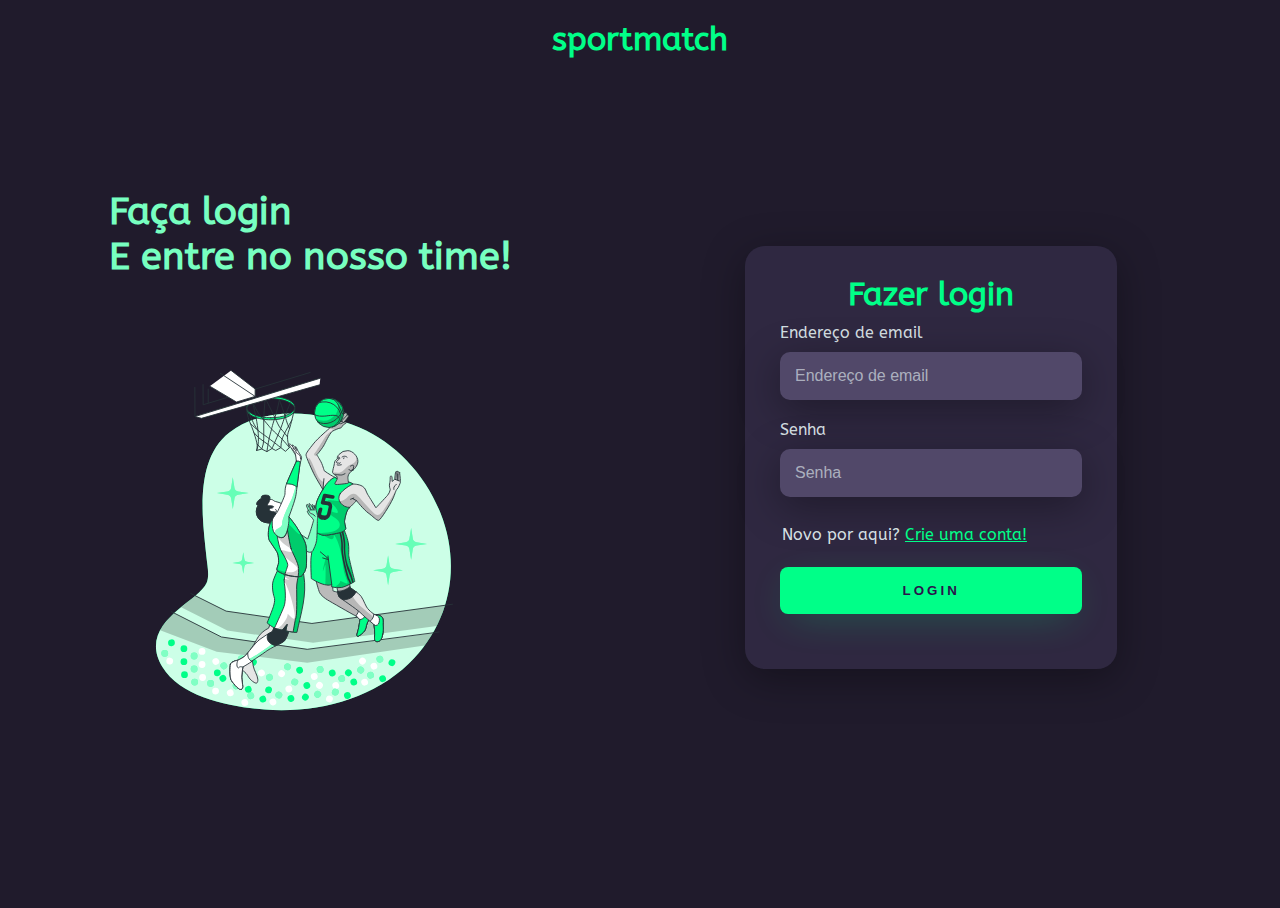
<file: index.html>
<!DOCTYPE html>
<html lang="en">
<head>
    <meta charset="UTF-8">
    <meta http-equiv="X-UA-Compatible" content="IE=edge">
    <meta name="viewport" content="width=device-width, initial-scale=1.0">
    <link rel="stylesheet" href="./css/style.css">
    <script src="./js/login.js"></script>
    <title>Login</title>
</head>
<body>  
    <header>
        <div class="logo">
            <h1 style="text-align:center;">sportmatch</h1>
        </div>    
    </header>
    <div class="main-login">        
        <div class="left-login">
            <h1>Faça login<br>E entre no nosso time!</h1>
            <img src="./img/sport.svg" class="left-login-image" alt="Animação esporte">
        </div>
        <div class="right-login">
            <div class="card-login">
                <h1>Fazer login</h1>

                <div id="msgError"></div>
                <div id="msgSucces"></div>
                
                <div class="textfield">
                    <label for="usuario">Endereço de email</label>
                    <input id="usuario" type="text" name="usuario" placeholder="Endereço de email">
                </div>
                <div class="textfield">
                    <label for="senha">Senha</label>
                    <input id="senha" type="password" name="senha" placeholder="Senha">
                </div>
                <div class="register">
                    <p>Novo por aqui? <a href="telaCadastro.html" style="color: #00ff88" >Crie uma conta!</a></p>
                </div>
                <button onclick="login()" class="btn-login">Login</button>
            </div>
        </div>
    </div>
</body>
</html>
</file>
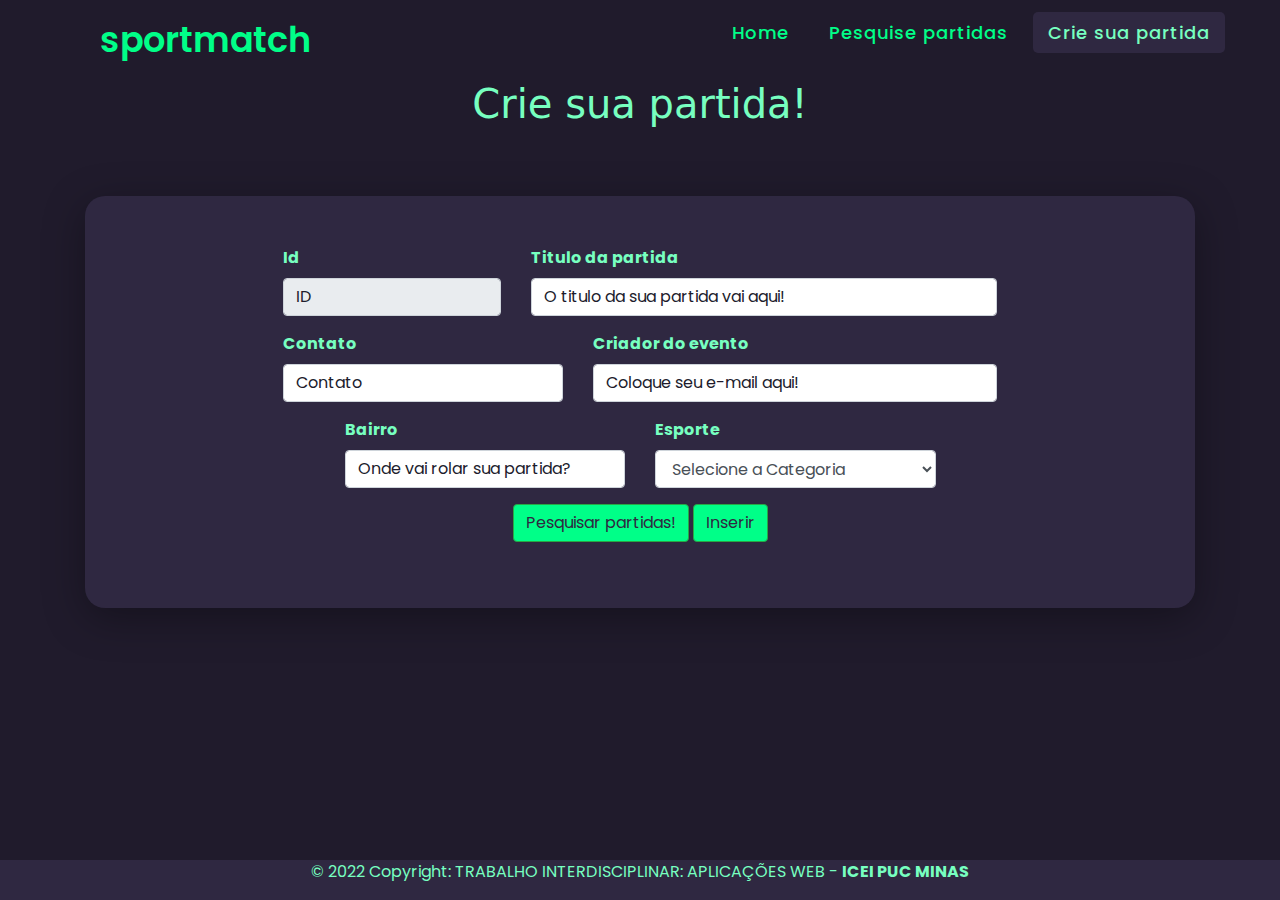
<file: criar_partidas.html>
<!DOCTYPE html>
<html lang="en">

<head>
    <meta charset="UTF-8">
    <meta name="viewport" content="width=device-width, initial-scale=1.0">
    <meta http-equiv="X-UA-Compatible" content="ie=edge">
    <title>Cadastro de partidas</title>
    <link rel="stylesheet" href="https://stackpath.bootstrapcdn.com/bootstrap/4.1.0/css/bootstrap.min.css">
    <link rel="stylesheet" href="./css/stylePgInicio.css">
    <link rel="preconnect" href="https://fonts.googleapis.com">
    <link rel="preconnect" href="https://fonts.gstatic.com" crossorigin>
    <link href="https://fonts.googleapis.com/css2?family=Poppins:ital,wght@0,100;0,200;0,300;0,400;0,500;0,600;0,700;0,800;0,900;1,100;1,200;1,300;1,400;1,500;1,600;1,700;1,800;1,900&display=swap" rel="stylesheet">
    <link rel="stylesheet" href="https://cdnjs.cloudflare.com/ajax/libs/font-awesome/4.7.0/css/font-awesome.min.css">

</head>

<body onload="init()">
    <nav>
        <div class="logo"><a href="home.html" id="teste">sportmatch</a>  </div>

        <div class="menu-btn">
            <i class="fa fa-bars fa-2x" onclick="menuShow()"></i>
        </div>

        <ul>
            <li> <a href="home.html"> Home </a> </li>
            <li> <a href="lista_partidas.html"> Pesquise partidas</a> </li>
            <li> <a href="criar_partidas.html" class="active"> Crie sua partida</a> </li>
        </ul>
    </nav>  

    <div class="Title">
        <h1>Crie sua partida!</h1>
    </div>

    <div class="container">
        <div class="row">
            <div id="msg" class="col-sm-10 offset-sm-1 ">
                <!--<div class="alert alert-warning">Contato não encontrado.</div>-->
            </div>
        </div>

        <form id="form-contato">
            <div class="form-group row">
                <div class="col-sm-4">
                    <label for="inputId">Id</label>
                    <input type="text" class="form-control" id="inputId" placeholder="ID" disabled>
                </div>
                <div class="col-sm-8">
                    <label for="inputNome">Titulo da partida</label>
                    <input type="text" class="form-control" id="inputNome" required placeholder="O titulo da sua partida vai aqui!">
                </div>
            </div>
            <div class="form-group row">
                <div class="col-sm-5">
                    <label for="inputTelefone">Contato</label>
                    <input type="text" class="form-control" id="inputTelefone" required placeholder="Contato">
                </div>
                <div class="col-sm-7">
                    <label for="inputEmail">Criador do evento</label>
                    <input type="email" class="form-control" id="inputEmail" required placeholder="Coloque seu e-mail aqui!">
                </div>
            </div>
            <div class="form-group row">
                <div class="col-sm-6">
                    <label for="inputCidade">Bairro</label>
                    <input type="text" class="form-control" id="inputCidade" placeholder="Onde vai rolar sua partida?" >
                </div>
                <div class="col-sm-6">
                    <label for="inputCategoria">Esporte</label>
                    <select name="inputCategoria" id="inputCategoria" onchange="ListaContatos()"  class="form-control">
                        <option selected disabled value="">Selecione a Categoria</option>
                        <option value="Futebol">Futebol</option>
                        <option value="Vôlei">Vôlei</option>
                        <option value="Basquete">Basquete</option>
                        <option value="Futvôlei">Futvôlei</option>

                    </select>
                </div>
            </div>
            
            
            <div class="form-group row">
                <div class="col-sm-13">
                    <a href="lista_partidas.html"><input type="button" class="btn btn-success" id="btnClear" value="Pesquisar partidas!"></a>
                    <input type="button" class="btn btn-success" id="btnInsert" value="Inserir">
                    
                </div>
            </div>
        </form>

        <footer>
            <p> © 2022 Copyright: TRABALHO INTERDISCIPLINAR: APLICAÇÕES WEB - <b>ICEI PUC MINAS</b> </p>
        </footer>

        

    <script src="https://ajax.googleapis.com/ajax/libs/jquery/1.8.3/jquery.min.js"></script>
    <script src="./js/app.js"></script>
    <script>
        function exibeContatos() {
            // Remove todas as linhas do corpo da tabela
            $("#table-contatos").html("");

            // Popula a tabela com os registros do banco de dados
            for (i = 0; i < db.data.length; i++) {
                let contato = db.data[i];    
                $("#table-contatos").append(`<tr><td scope="row">${contato.id}</td>
                                                <td>${contato.nome}</td>
                                                <td>${contato.telefone}</td>
                                                <td>${contato.email}</td>
                                                <td>${contato.cidade}</td>
                                                <td>${contato.categoria}</td>
                                            </tr>`);
            }
        }

        function init() {
            // Adiciona funções para tratar os eventos 
            $("#btnInsert").click(function () {
                // Verfica se o formulário está preenchido corretamente
                if (!$('#form-contato')[0].checkValidity()) {
                    displayMessage("Preencha o formulário corretamente.");
                    return;
                }

                // Obtem os valores dos campos do formulário
                let campoNome = $("#inputNome").val();
                let campoTelefone = $("#inputTelefone").val();
                let campoEmail = $('#inputEmail').val();
                let campoCidade = $("#inputCidade").val();
                let campoCategoria = $('#inputCategoria').val();
                let contato = { nome: campoNome, 
                    telefone: campoTelefone, 
                    email: campoEmail, 
                    cidade: campoCidade, 
                    categoria: campoCategoria,
                     };

                insertContato(contato);

                // Reexibe os contatos
                exibeContatos();

                // Limpa o formulario
                $("#form-contato")[0].reset();
            });

            // Intercepta o click do botão Alterar
            $("#btnUpdate").click(function () {
                // Obtem os valores dos campos do formulário
                let campoId = $("#inputId").val();
                if (campoId == "") {
                    displayMessage("Selecione um contato para ser alterado.");
                    return;
                }
                let campoNome = $("#inputNome").val();
                let campoTelefone = $("#inputTelefone").val();
                let campoEmail = $("#inputEmail").val();
                let campoCidade = $("#inputCidade").val();
                let campoCategoria = $("#inputCategoria").val();
                let contato = { nome: campoNome, 
                    telefone: campoTelefone, 
                    email: campoEmail, 
                    cidade: campoCidade, 
                    categoria: campoCategoria, };

                updateContato(parseInt(campoId), contato);

                // Reexibe os contatos
                exibeContatos();

                // Limpa o formulario
                $("#form-contato")[0].reset();
            });

            // Intercepta o click do botão Excluir
            $("#btnDelete").click(function () {
                let campoId = $("#inputId").val();
                if (campoId == "") {
                    displayMessage("Selecione um contato a ser excluído.");
                    return;
                }
                deleteContato(parseInt(campoId));

                // Reexibe os contatos
                exibeContatos();

                // Limpa o formulario
                $("#form-contato")[0].reset();
            });

            // Intercepta o click do botão Listar Contatos
            $("#btnClear").click(function () {
                $("#form-contato")[0].reset();
            });

            // Oculta a mensagem de aviso após alguns segundos
            $('#msg').bind("DOMSubtreeModified", function () {
                window.setTimeout(function () {
                    $(".alert").fadeTo(500, 0).slideUp(500, function () {
                        $(this).remove();
                    });
                }, 5000);
            });

            // Preenche o formulário quando o usuario clicar em uma linha da tabela 
            $("#grid-contatos").on("click", "tr", function (e) {
                let linhaContato = this;
                colunas = linhaContato.querySelectorAll("td");

                $("#inputId").val(colunas[0].innerText);
                $("#inputNome").val(colunas[1].innerText);
                $("#inputTelefone").val(colunas[2].innerText);
                $("#inputEmail").val(colunas[3].innerText);
                $("#inputCidade").val(colunas[4].innerText);
                $("#inputCategoria").val(colunas[5].innerText);
            });

            exibeContatos();
        }
    </script>
</body>

</html>
</file>
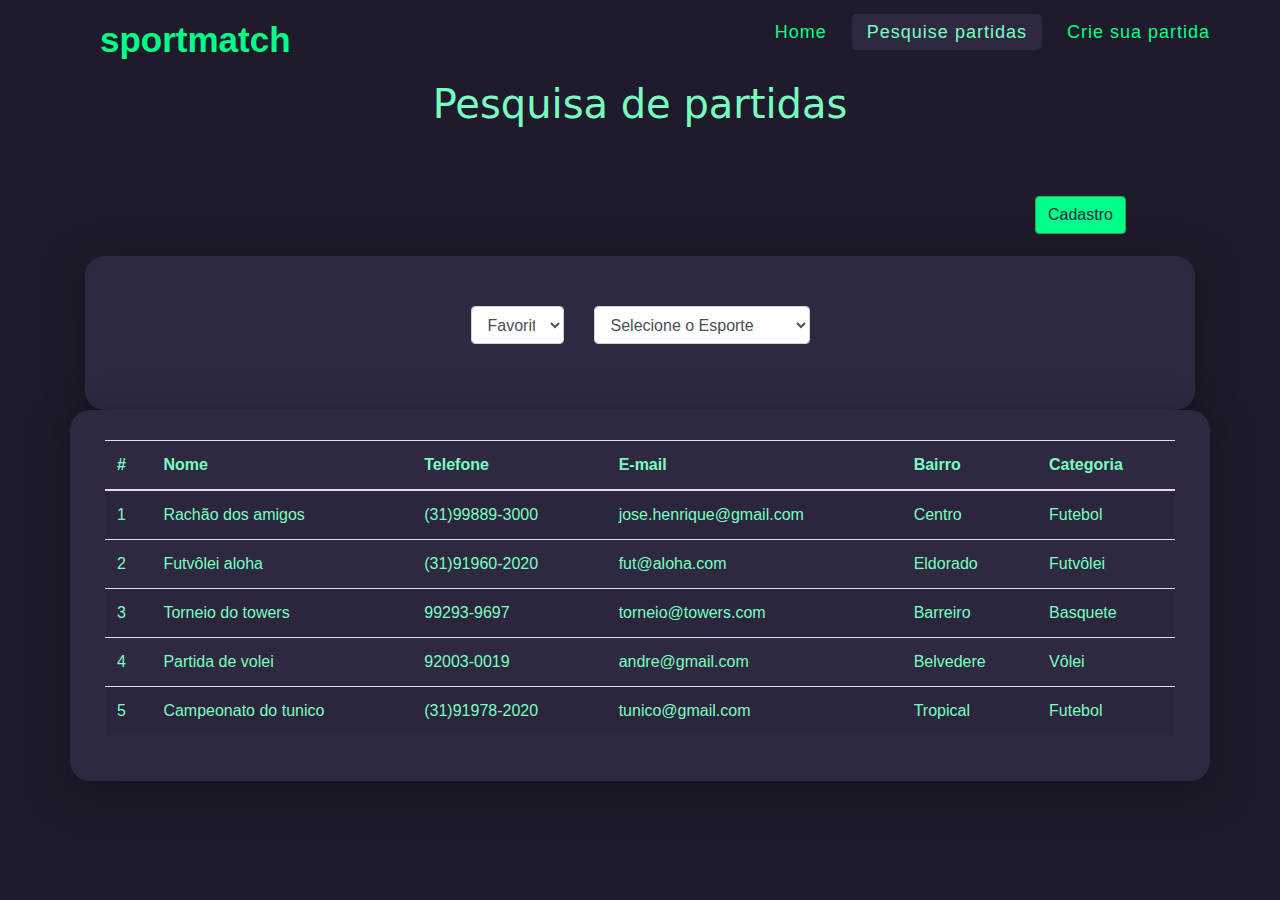
<file: lista_partidas.html>
<!DOCTYPE html>
<html lang="en">

<head>
    <meta charset="UTF-8">
    <meta name="viewport" content="width=device-width, initial-scale=1.0">
    <meta http-equiv="X-UA-Compatible" content="ie=edge">
    <title>Cadastro de Contatos</title>
    <link rel="stylesheet" href="https://stackpath.bootstrapcdn.com/bootstrap/4.1.0/css/bootstrap.min.css">
    <link rel="stylesheet" href="./css/stylePgInicio.css">    
</head>

<body onload="ListaContatos()">
    <nav>
        <div class="logo"><a href="home.html" id="teste">sportmatch</a>  </div>

        <div class="menu-btn">
            <i class="fa fa-bars fa-2x" onclick="menuShow()"></i>
        </div>

        <ul>
            <li> <a href="home.html" > Home </a> </li>
            <li> <a href="lista_partidas.html" class="active"> Pesquise partidas</a> </li>
            <li> <a href="criar_partidas.html"> Crie sua partida</a> </li>
        </ul>
    </nav>  

    <div class="Title">
        <h1>Pesquisa de partidas</h1>
    </div>

    <div class="container">
        <div class="row">
            <div id="msg" class="col-sm-10 offset-sm-1 ">
                <!--<div class="alert alert-warning">Contato não encontrado.</div>-->
            </div>
        </div>

        <div class="row">
            <div id="msg" class="col-sm-2 offset-sm-10 ">
                <a href="criar_partidas.html"><input type="button" class="btn btn-success" id="btnClear" value="Cadastro"></a>
            </div>
        </div>        
        
        <form id="form-contato">            
            <div class="form-group row">
                <div class="col-sm-4">
                    <select name="filtro_cidade" id="filtro_cidade" onchange="ListaContatos()" class="form-control">
                        <option value="">Favoritos</option>
                        <option value="Centro">Centro</option>
                        <option value="Eldorado">Eldorado</option>
                        <option value="Barreiro">Barreiro</option>
                        <option value="Belvedere">Belvedere</option>
                    </select>                    
                </div>
                <div class="col-sm-8">
                    <select name="filtro_categoria" id="filtro_categoria" onchange="ListaContatos()"  class="form-control">
                        <option value="">Selecione o Esporte</option>
                        <option value="Futebol">Futebol</option>
                        <option value="Vôlei">Vôlei</option>
                        <option value="Basquete">Basquete</option>
                        <option value="Futvôlei">Futvôlei</option>
                    </select>
                </div>
            </div>
        </form>


        <div class="row">
            <div class="col-sm-12">
                <table id="grid-contatos" class="table table-striped">
                    <thead>
                        <tr>
                            <th scope="col">#</th>
                            <th scope="col">Nome</th>
                            <th scope="col">Telefone</th>
                            <th scope="col">E-mail</th>
                            <th scope="col">Bairro</th>
                            <th scope="col">Categoria</th>
                        </tr>
                    </thead>
                    <tbody id="table-contatos">
                    </tbody>
                </table>
            </div>
        </div>
    </div>

    <script src="https://ajax.googleapis.com/ajax/libs/jquery/1.8.3/jquery.min.js"></script>
    <script src="./js/app.js"></script>
    <script>
        // função para listar na tabela os contatos que estão associados aos filtros 
        function ListaContatos() {
            
            // Obtem os dados informados pelo usuário nos filtros
            let fc = document.getElementById('filtro_cidade').value;
            let fcg = document.getElementById('filtro_categoria').value;

            // limpa a lista de contatos apresentados
            $("#table-contatos").empty();

            // Popula a tabela com os registros do banco de dados
            for (let index = 0; index < db.data.length; index++) {
                const contato = db.data[index];

                // Verifica se os dados do contato batem com os filtros
                if (((contato.cidade == fc) || (fc == '')) &&
                    ((contato.categoria == fcg) || (fcg == ''))) {
                    
                    // Inclui o contato na tabela    
                    $("#table-contatos").append(`<tr><td scope="row">${contato.id}</td>
                                                    <td>${contato.nome}</td>
                                                    <td>${contato.telefone}</td>
                                                    <td>${contato.email}</td>
                                                    <td>${contato.cidade}</td>
                                                    <td>${contato.categoria}</td>
                                                </tr>`);
                }
            }

        }
    </script>

</body>

</html>
</file>
<file: css/style.css>
@import url('https://fonts.googleapis.com/css2?family=Poppins:ital,wght@0,100;0,200;0,300;0,400;0,500;0,600;0,700;0,800;0,900;1,100;1,200;1,300;1,400;1,500;1,600;1,700;1,800;1,900&display=swap');
@import url('https://fonts.googleapis.com/css2?family=ABeeZee:ital@0;1&display=swap');

body{
    margin: 0;
    font-family: 'ABeeZee', sans-serif;
    background-color: #201b2c;
}

body *{
    box-sizing: border-box;
}

.main-login{
    height: 84vh;
    width: 97vw;
    background-color: #201b2c;
    display: flex;
    justify-content: center;
    align-items: center;
} 

.left-login{
    width: 50vw;
    height: 100vh;
    display: flex;
    justify-content: center;
    align-items: center;
    flex-direction: column;
}

.left-login > h1 {
    font-size: 3vw;
    color: #77ffc0;
}

.left-login-image{
    width: 35vw;
}

.right-login{
    width: 50vw;
    height: 100vh;
    display: flex;
    justify-content: center;
    align-items: center;
}

.card-login{
    width: 60%;
    display: flex;
    justify-content: center;
    align-items: center;
    flex-direction: column;
    padding: 30px 35px;
    background: #2f2841;
    border-radius: 20px;
    box-shadow: 0px 10px 40px #00000056;
}

.card-login > h1 {
    color: #00ff88;
    font-weight: 800;
    margin: 0;
}

.textfield{
    width: 100%;
    display: flex;
    flex-direction: column;
    align-items: flex-start;
    justify-content: center;
    margin: 10px 0px;
}

.textfield > input {
    width: 100%;
    border: none;
    border-radius: 10px;
    padding: 15px;
    background: #514869;
    color: #f0ffffde;
    font-size: 12pt;
    box-shadow: 0px 10px 40px #00000056;
    outline: none;
    box-sizing: border-box;
}

.textfield > label {
    color: #f0ffffde;
    margin-bottom: 10px;
}

.textfield > input::placeholder{
    color: #f0ffff94;
}

.btn-login{
    width: 100%;
    padding: 16px 0px;
    margin: 25px;
    border: none;
    border-radius: 8px;
    outline: none;
    text-transform: uppercase;
    font-weight: 800;
    letter-spacing: 3px;
    color: #2b134b;
    background: #00ff88;
    cursor: pointer;
    box-shadow: 0px 10px 40px -12px #00ff8052;
}

.register{
    color: #f0ffffde;
    width: 100%;
    border: none;
    padding: 2px;
    margin-bottom: -20px;
}

.logo{
    
    color: #00ff88;
}

#msgError{
    text-align: center;
    color: #f0ffffde;
    background-color: rgb(206, 52, 52);
    padding: 10px;
    margin-top: 10px;
    border-radius: 8px;
    display: none;
    box-shadow: 0px 10px 40px #00000056;
}

#msgSucces{
    text-align: center;
    color: #201b2c;
    background-color:#00ff88;
    padding: 10px;
    border-radius: 8px;
    display: none;
    margin-top: 10px ;
    box-shadow: 0px 10px 40px #00000056;
}

@media only screen and (max-width: 950px){
    .card-login{
        width: 85%;
    }
}

@media only screen and (max-width: 600px){
    .main-login {
        flex-direction: column;
    }
    .left-login > h1{
        display: none;
    }
    .left-login{
        width: 100%;
        height: auto;
    }
    .right-login{
        width: 100%;
        height: auto;
    }
    .left-login-image{
        width: 50vw;
    }
    .card-login{
        width: 90%;
    }
}
</file>
<file: css/stylePgInicio.css>
@import url('https://fonts.googleapis.com/css2?family=ABeeZee:ital@0;1&display=swap');

*{
    margin: 0;
    padding: 0;
    box-sizing: border-box;
    font-family: 'Poppins', sans-serif;
    
}
.col-sm-12{
    padding: 2vw;
    width: 60%;
    display: flex;
    justify-content: center;
    align-items: center;
    flex-direction: column;
    padding: 30px 35px;
    background: #2f2841;
    border-radius: 20px;
    box-shadow: 0px 10px 40px #00000056;
    color: #77ffc0;
}
body{
    background-color: #201b2c;
    color: #00ff88;
    
}

footer{
    position: absolute;
    bottom: 0;
    width: 100%;
    background-color: #2f2841;
    left: 0;
    text-align: center;
    color: #77ffc0;

}

#form-contato{
    padding: 2vw;
    width: 100%;
    display: flex;
    justify-content: center;
    align-items: center;
    flex-direction: column;
    padding: 50px 50px;
    background: #2f2841;
    border-radius: 20px;
    box-shadow: 0px 10px 40px #00000056;
    color: #77ffc0;
}

#btnInsert{
    background-color:#00ff88;
    color: #2f2841;
}
#btnUpdate{
    background-color:#00ff88;
    color: #2f2841;
}
#btnDelete{
    background-color:#00ff88;
    color: #2f2841;
}
#btnClear{
    background-color:#00ff88;
    color: #2f2841;
}



.form-contato{
    
    width: 60%;
    display: block;
    justify-content: center;
    align-items: center;
    flex-direction: column;
    padding: 30px 35px;
    background: #2f2841;
    border-radius: 20px;
    box-shadow: 0px 10px 40px #00000056;
}
#teste{
    text-decoration: none;
    color: #00ff88;
}
#teste.active,
#teste:hover{
    color: #77ffc0;
}

nav{
    display: flex;
    height: 80px;
    width: 100%;
    background-color: #201b2c;
    align-items: center;
    justify-content: space-between;
    padding: 0 50px 0 100px;
    flex-wrap: wrap;
}
nav .logo{
    color: #00ff88;
    font-size: 35px;
    font-weight: 600;
}
nav ul{
    display: flex;
    flex-wrap: wrap;
    list-style: none;
}

nav ul li{
    margin: 0 5px;
}

nav ul li a{
    color: #00ff88;
    text-decoration: none;
    font-size: 18px;
    font-weight: 500;
    padding: 8px 15px;
    border-radius: 5px;
    letter-spacing: 1px;
    transition: all 0.3s ease;
}
nav ul li a.active,
nav ul li a:hover{
    background: #2f2841;
    text-decoration: none;
    color: #77ffc0;
}

nav .menu-btn i{
    color: #fff;
    cursor: pointer;
    display: none;
}
@media (max-width: 920px) {
    nav .menu-btn i{
        display: block;
    }
    nav ul{
        position: fixed;
        top: 80px;
        left: -100%;
        background-color: #2f2841;
        height: 100vh;
        width: 100%;
        text-align: center;
        display: block;
        transition: all 0.3s ease;
    }
    nav ul.open{
        left: 0;
    }
    nav ul li{
        width: 100%;
        margin: 50px 0;
    }
    nav ul li a {
        font-size: 23px;
    }
    nav ul li a.active,
    nav ul li a:hover{
        background: none;
        color: #00ff88;
    }   
}


label {
    font-weight: bolder;
    
}
::placeholder {
    color: #201b2c !important;
    opacity: 3;
}
::-webkit-input-placeholder { /* WebKit, Blink, Edge */
    color:  #201b2c !important;
}
:-moz-placeholder { /* Mozilla Firefox 4 to 18 */
    color:  #201b2c !important;
    opacity:  3;
 }
 h1 {
     text-align: center;
     text-shadow: #00000056;
     font-family: system-ui, -apple-system, BlinkMacSystemFont, 'Segoe UI', Roboto, Oxygen, Ubuntu, Cantarell, 'Open Sans', 'Helvetica Neue', sans-serif;
     color: #77ffc0;
 }
 #msg {
     height: 60px;
 }
 #grid-contatos tbody {
     cursor: pointer;
 }
</file>
